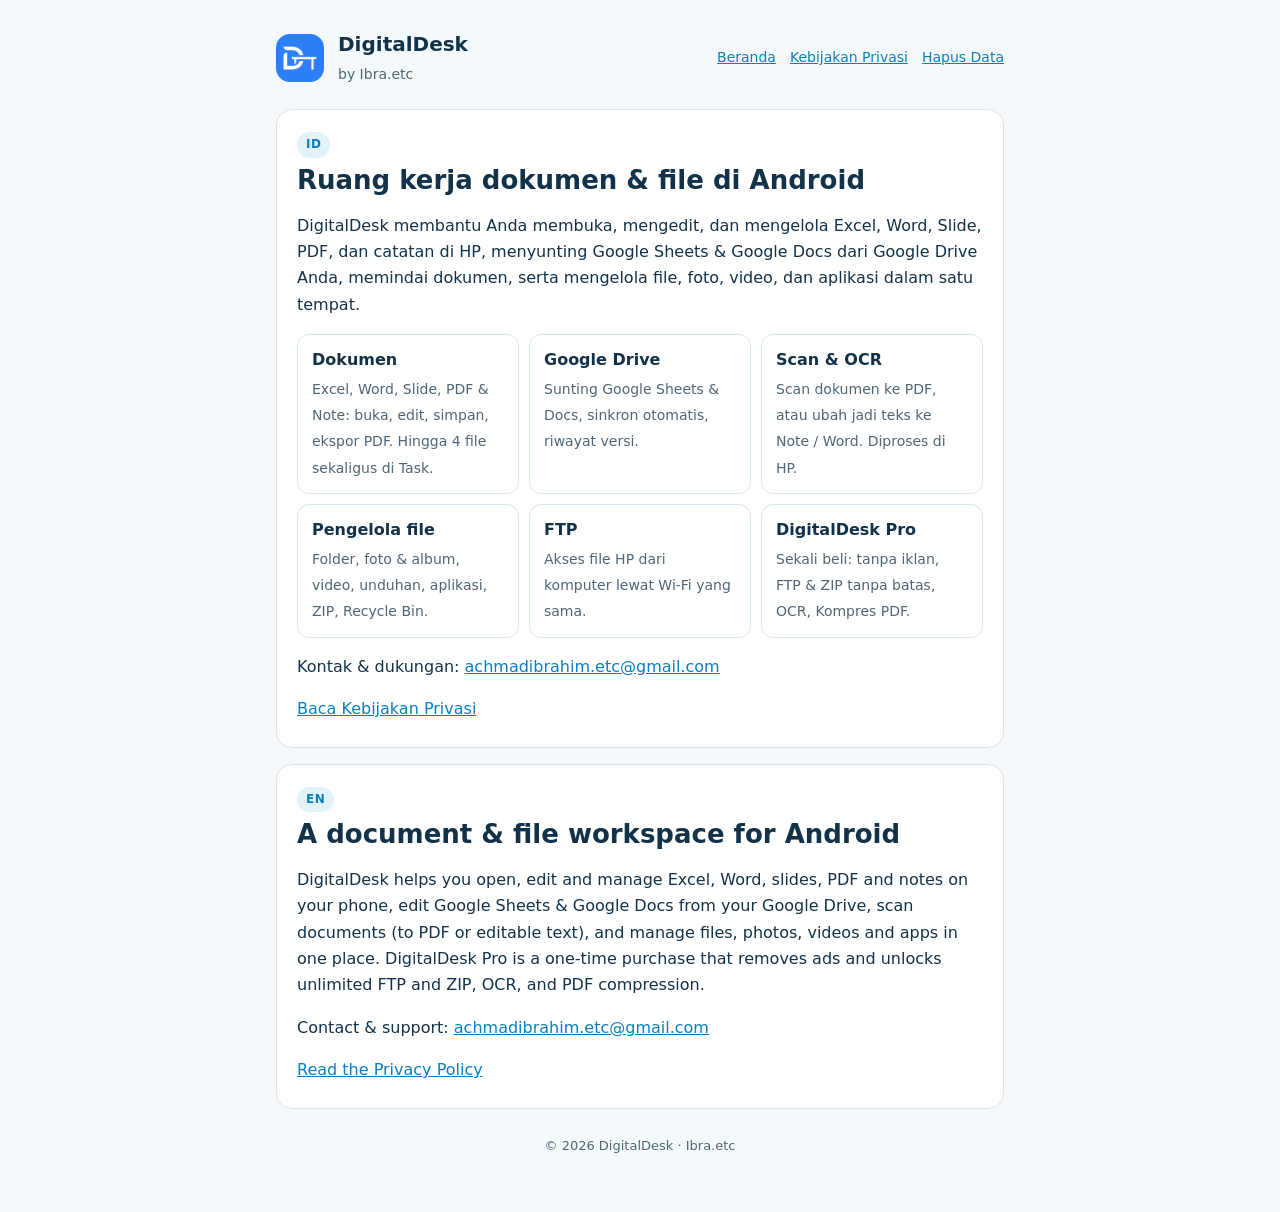
<file: index.html>
<!doctype html>
<html lang="id">
<head>
<meta charset="utf-8">
<meta name="viewport" content="width=device-width, initial-scale=1">
<title>DigitalDesk</title>
<meta name="description" content="DigitalDesk — ruang kerja Android untuk Excel, Word, Slide, PDF, catatan, Google Sheets &amp; Docs, scan dokumen, dan pengelola file.">
<link rel="icon" href="logo.png">
<link rel="stylesheet" href="style.css">
</head>
<body>
<div class="wrap">
  <header>
    <img class="logo" src="logo.png" alt="DigitalDesk" width="56" height="56" style="border-radius:14px;object-fit:cover;padding:0;background:none">
    <div><b>DigitalDesk</b><span>by Ibra.etc</span></div>
    <nav><a href="./">Beranda</a><a href="privacy.html">Kebijakan Privasi</a><a href="delete-data.html">Hapus Data</a></nav>
  </header>

  <section class="card">
    <span class="lang">ID</span>
    <h1>Ruang kerja dokumen &amp; file di Android</h1>
    <p>DigitalDesk membantu Anda membuka, mengedit, dan mengelola Excel, Word, Slide, PDF, dan catatan di HP, menyunting Google Sheets &amp; Google Docs dari Google Drive Anda, memindai dokumen, serta mengelola file, foto, video, dan aplikasi dalam satu tempat.</p>
    <div class="grid">
      <div class="feat"><b>Dokumen</b><span>Excel, Word, Slide, PDF &amp; Note: buka, edit, simpan, ekspor PDF. Hingga 4 file sekaligus di Task.</span></div>
      <div class="feat"><b>Google Drive</b><span>Sunting Google Sheets &amp; Docs, sinkron otomatis, riwayat versi.</span></div>
      <div class="feat"><b>Scan &amp; OCR</b><span>Scan dokumen ke PDF, atau ubah jadi teks ke Note / Word. Diproses di HP.</span></div>
      <div class="feat"><b>Pengelola file</b><span>Folder, foto &amp; album, video, unduhan, aplikasi, ZIP, Recycle Bin.</span></div>
      <div class="feat"><b>FTP</b><span>Akses file HP dari komputer lewat Wi-Fi yang sama.</span></div>
      <div class="feat"><b>DigitalDesk Pro</b><span>Sekali beli: tanpa iklan, FTP &amp; ZIP tanpa batas, OCR, Kompres PDF.</span></div>
    </div>
    <p>Kontak &amp; dukungan: <a href="mailto:achmadibrahim.etc@gmail.com">achmadibrahim.etc@gmail.com</a></p>
    <p><a href="privacy.html">Baca Kebijakan Privasi</a></p>
  </section>

  <section class="card">
    <span class="lang">EN</span>
    <h1>A document &amp; file workspace for Android</h1>
    <p>DigitalDesk helps you open, edit and manage Excel, Word, slides, PDF and notes on your phone, edit Google Sheets &amp; Google Docs from your Google Drive, scan documents (to PDF or editable text), and manage files, photos, videos and apps in one place. DigitalDesk Pro is a one-time purchase that removes ads and unlocks unlimited FTP and ZIP, OCR, and PDF compression.</p>
    <p>Contact &amp; support: <a href="mailto:achmadibrahim.etc@gmail.com">achmadibrahim.etc@gmail.com</a></p>
    <p><a href="privacy.html#en">Read the Privacy Policy</a></p>
  </section>

  <footer>© 2026 DigitalDesk · Ibra.etc</footer>
</div>
</body>
</html>
</file>
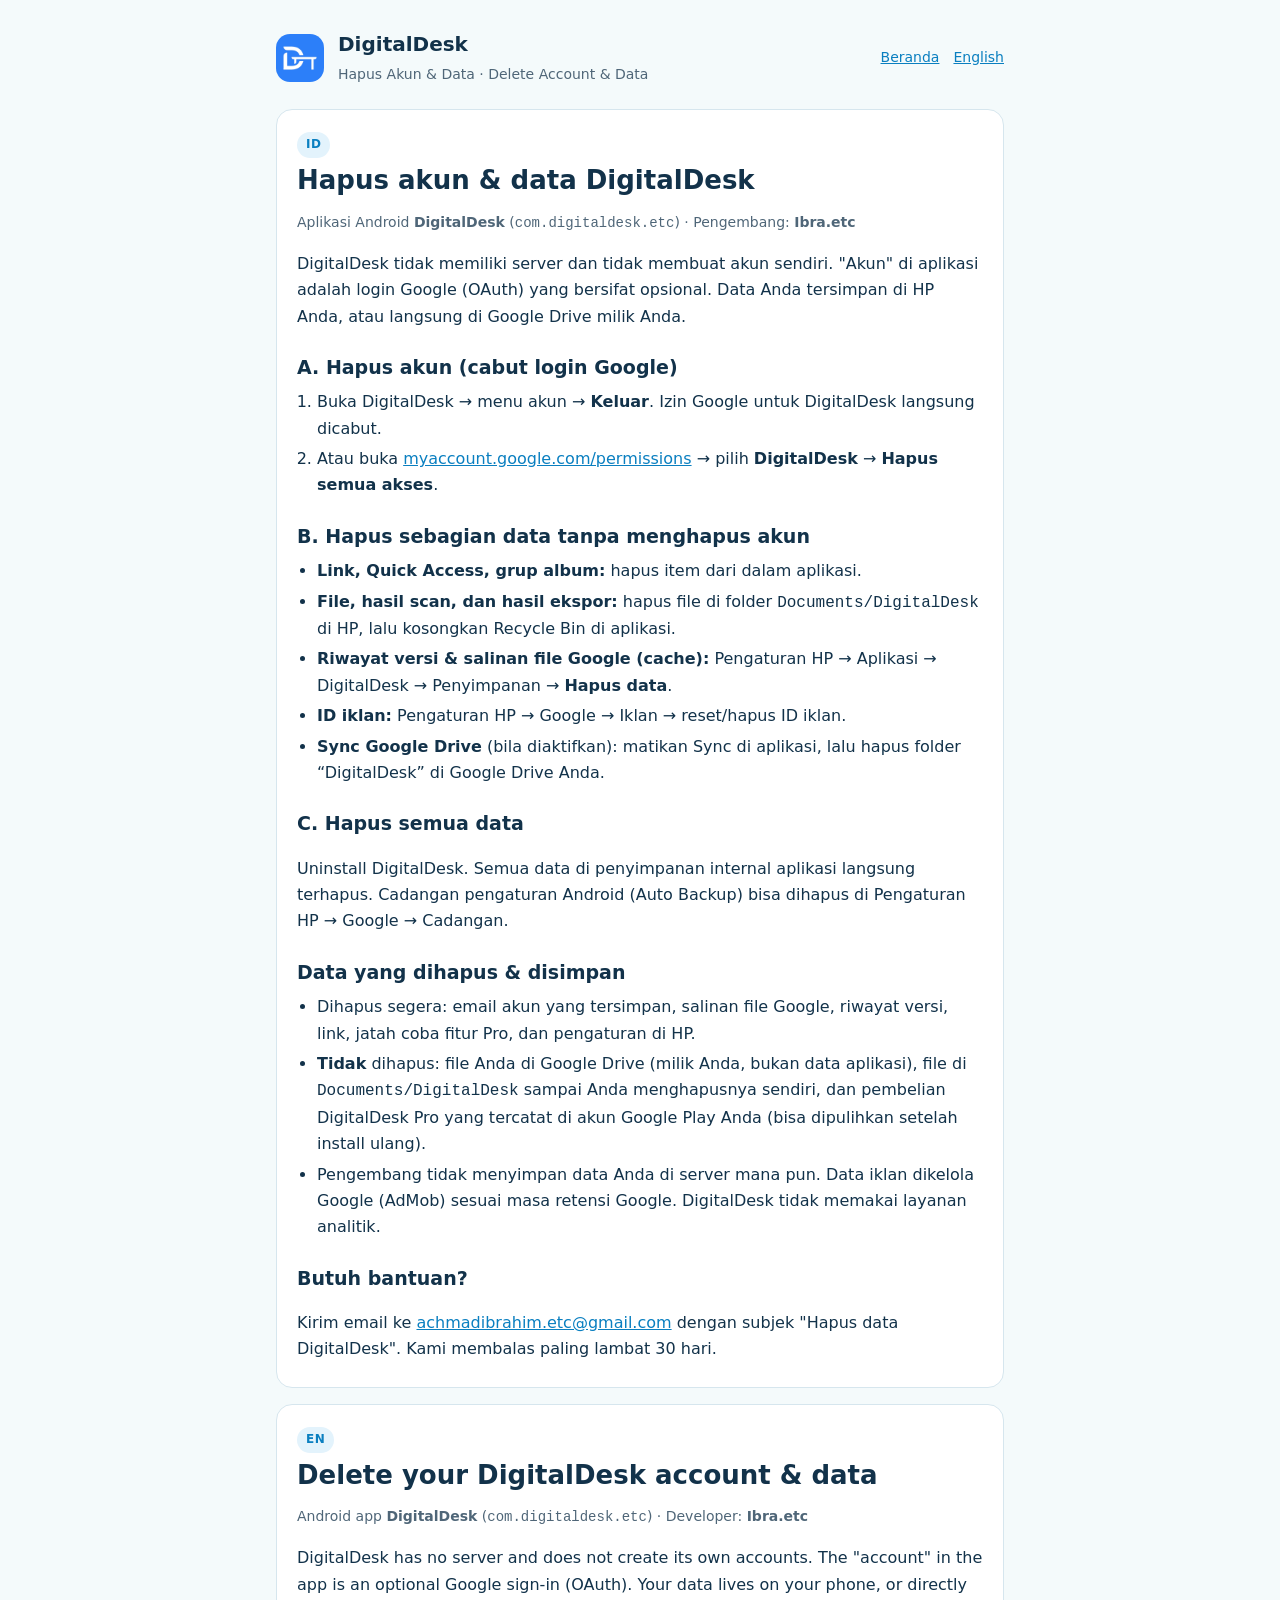
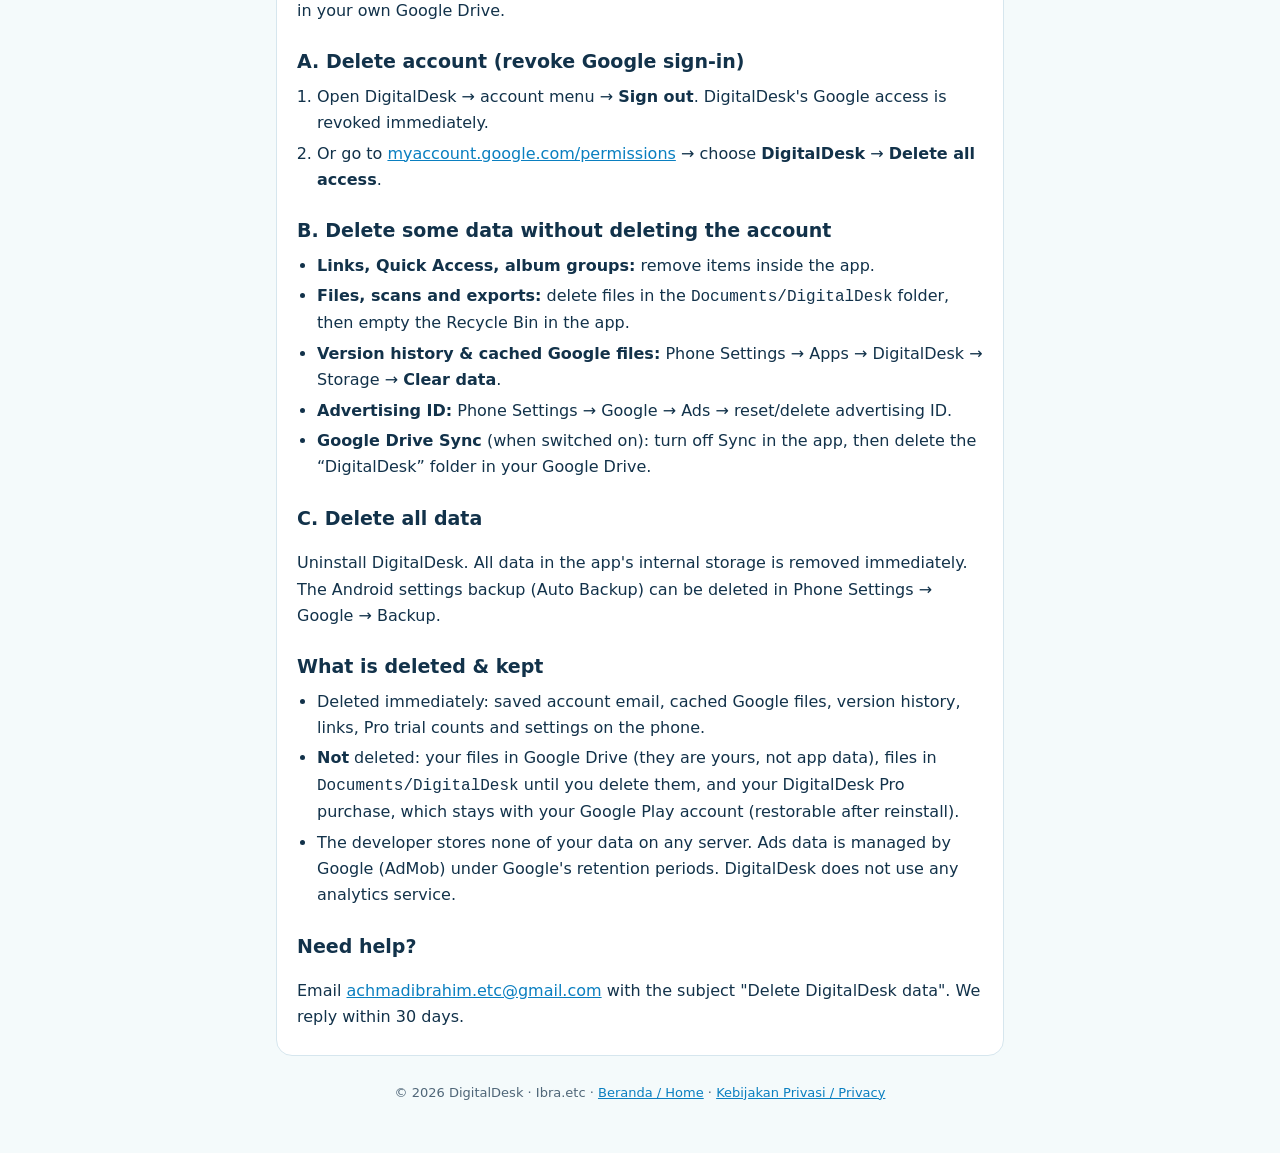
<file: delete-data.html>
<!doctype html>
<html lang="id">
<head>
<meta charset="utf-8">
<meta name="viewport" content="width=device-width, initial-scale=1">
<title>Hapus Akun &amp; Data · DigitalDesk</title>
<meta name="description" content="Cara menghapus akun dan data aplikasi Android DigitalDesk (com.digitaldesk.etc) oleh Ibra.etc.">
<link rel="icon" href="logo.png">
<link rel="stylesheet" href="style.css">
</head>
<body>
<div class="wrap">
  <header>
    <img class="logo" src="logo.png" alt="DigitalDesk" width="56" height="56" style="border-radius:14px;object-fit:cover;padding:0;background:none">
    <div><b>DigitalDesk</b><span>Hapus Akun &amp; Data · Delete Account &amp; Data</span></div>
    <nav><a href="./">Beranda</a><a href="#en">English</a></nav>
  </header>

  <!-- ===================== BAHASA INDONESIA ===================== -->
  <section class="card" id="id">
    <span class="lang">ID</span>
    <h1>Hapus akun &amp; data DigitalDesk</h1>
    <p class="muted">Aplikasi Android <b>DigitalDesk</b> (<code>com.digitaldesk.etc</code>) · Pengembang: <b>Ibra.etc</b></p>
    <p>DigitalDesk tidak memiliki server dan tidak membuat akun sendiri. "Akun" di aplikasi adalah login Google (OAuth) yang bersifat opsional. Data Anda tersimpan di HP Anda, atau langsung di Google Drive milik Anda.</p>

    <h2>A. Hapus akun (cabut login Google)</h2>
    <ol>
      <li>Buka DigitalDesk → menu akun → <b>Keluar</b>. Izin Google untuk DigitalDesk langsung dicabut.</li>
      <li>Atau buka <a href="https://myaccount.google.com/permissions">myaccount.google.com/permissions</a> → pilih <b>DigitalDesk</b> → <b>Hapus semua akses</b>.</li>
    </ol>

    <h2>B. Hapus sebagian data tanpa menghapus akun</h2>
    <ul>
      <li><b>Link, Quick Access, grup album:</b> hapus item dari dalam aplikasi.</li>
      <li><b>File, hasil scan, dan hasil ekspor:</b> hapus file di folder <code>Documents/DigitalDesk</code> di HP, lalu kosongkan Recycle Bin di aplikasi.</li>
      <li><b>Riwayat versi &amp; salinan file Google (cache):</b> Pengaturan HP → Aplikasi → DigitalDesk → Penyimpanan → <b>Hapus data</b>.</li>
      <li><b>ID iklan:</b> Pengaturan HP → Google → Iklan → reset/hapus ID iklan.</li>
      <li><b>Sync Google Drive</b> (bila diaktifkan): matikan Sync di aplikasi, lalu hapus folder “DigitalDesk” di Google Drive Anda.</li>
    </ul>

    <h2>C. Hapus semua data</h2>
    <p>Uninstall DigitalDesk. Semua data di penyimpanan internal aplikasi langsung terhapus. Cadangan pengaturan Android (Auto Backup) bisa dihapus di Pengaturan HP → Google → Cadangan.</p>

    <h2>Data yang dihapus &amp; disimpan</h2>
    <ul>
      <li>Dihapus segera: email akun yang tersimpan, salinan file Google, riwayat versi, link, jatah coba fitur Pro, dan pengaturan di HP.</li>
      <li><b>Tidak</b> dihapus: file Anda di Google Drive (milik Anda, bukan data aplikasi), file di <code>Documents/DigitalDesk</code> sampai Anda menghapusnya sendiri, dan pembelian DigitalDesk Pro yang tercatat di akun Google Play Anda (bisa dipulihkan setelah install ulang).</li>
      <li>Pengembang tidak menyimpan data Anda di server mana pun. Data iklan dikelola Google (AdMob) sesuai masa retensi Google. DigitalDesk tidak memakai layanan analitik.</li>
    </ul>

    <h2>Butuh bantuan?</h2>
    <p>Kirim email ke <a href="mailto:achmadibrahim.etc@gmail.com?subject=Hapus%20data%20DigitalDesk">achmadibrahim.etc@gmail.com</a> dengan subjek "Hapus data DigitalDesk". Kami membalas paling lambat 30 hari.</p>
  </section>

  <!-- ========================= ENGLISH ========================= -->
  <section class="card" id="en">
    <span class="lang">EN</span>
    <h1>Delete your DigitalDesk account &amp; data</h1>
    <p class="muted">Android app <b>DigitalDesk</b> (<code>com.digitaldesk.etc</code>) · Developer: <b>Ibra.etc</b></p>
    <p>DigitalDesk has no server and does not create its own accounts. The "account" in the app is an optional Google sign-in (OAuth). Your data lives on your phone, or directly in your own Google Drive.</p>

    <h2>A. Delete account (revoke Google sign-in)</h2>
    <ol>
      <li>Open DigitalDesk → account menu → <b>Sign out</b>. DigitalDesk's Google access is revoked immediately.</li>
      <li>Or go to <a href="https://myaccount.google.com/permissions">myaccount.google.com/permissions</a> → choose <b>DigitalDesk</b> → <b>Delete all access</b>.</li>
    </ol>

    <h2>B. Delete some data without deleting the account</h2>
    <ul>
      <li><b>Links, Quick Access, album groups:</b> remove items inside the app.</li>
      <li><b>Files, scans and exports:</b> delete files in the <code>Documents/DigitalDesk</code> folder, then empty the Recycle Bin in the app.</li>
      <li><b>Version history &amp; cached Google files:</b> Phone Settings → Apps → DigitalDesk → Storage → <b>Clear data</b>.</li>
      <li><b>Advertising ID:</b> Phone Settings → Google → Ads → reset/delete advertising ID.</li>
      <li><b>Google Drive Sync</b> (when switched on): turn off Sync in the app, then delete the “DigitalDesk” folder in your Google Drive.</li>
    </ul>

    <h2>C. Delete all data</h2>
    <p>Uninstall DigitalDesk. All data in the app's internal storage is removed immediately. The Android settings backup (Auto Backup) can be deleted in Phone Settings → Google → Backup.</p>

    <h2>What is deleted &amp; kept</h2>
    <ul>
      <li>Deleted immediately: saved account email, cached Google files, version history, links, Pro trial counts and settings on the phone.</li>
      <li><b>Not</b> deleted: your files in Google Drive (they are yours, not app data), files in <code>Documents/DigitalDesk</code> until you delete them, and your DigitalDesk Pro purchase, which stays with your Google Play account (restorable after reinstall).</li>
      <li>The developer stores none of your data on any server. Ads data is managed by Google (AdMob) under Google's retention periods. DigitalDesk does not use any analytics service.</li>
    </ul>

    <h2>Need help?</h2>
    <p>Email <a href="mailto:achmadibrahim.etc@gmail.com?subject=Delete%20DigitalDesk%20data">achmadibrahim.etc@gmail.com</a> with the subject "Delete DigitalDesk data". We reply within 30 days.</p>
  </section>

  <footer>© 2026 DigitalDesk · Ibra.etc · <a href="./">Beranda / Home</a> · <a href="privacy.html">Kebijakan Privasi / Privacy</a></footer>
</div>
</body>
</html>
</file>
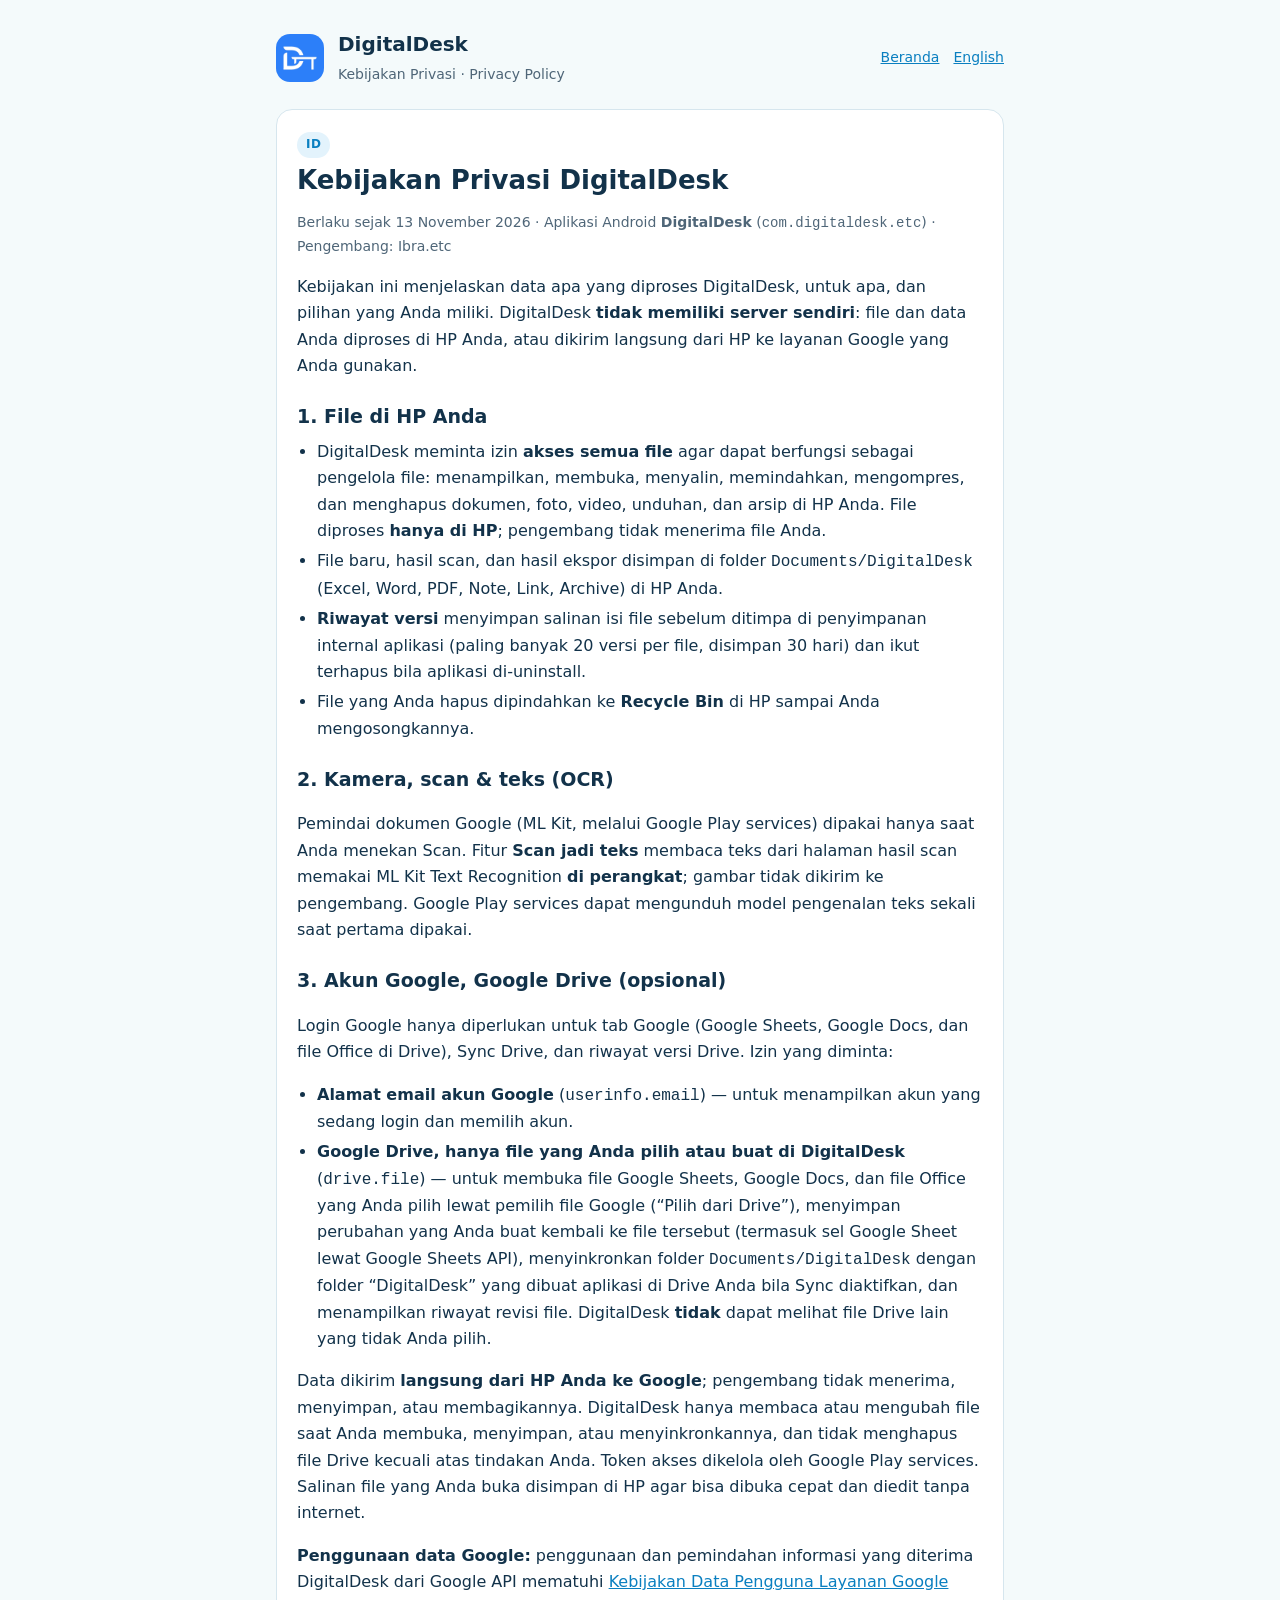
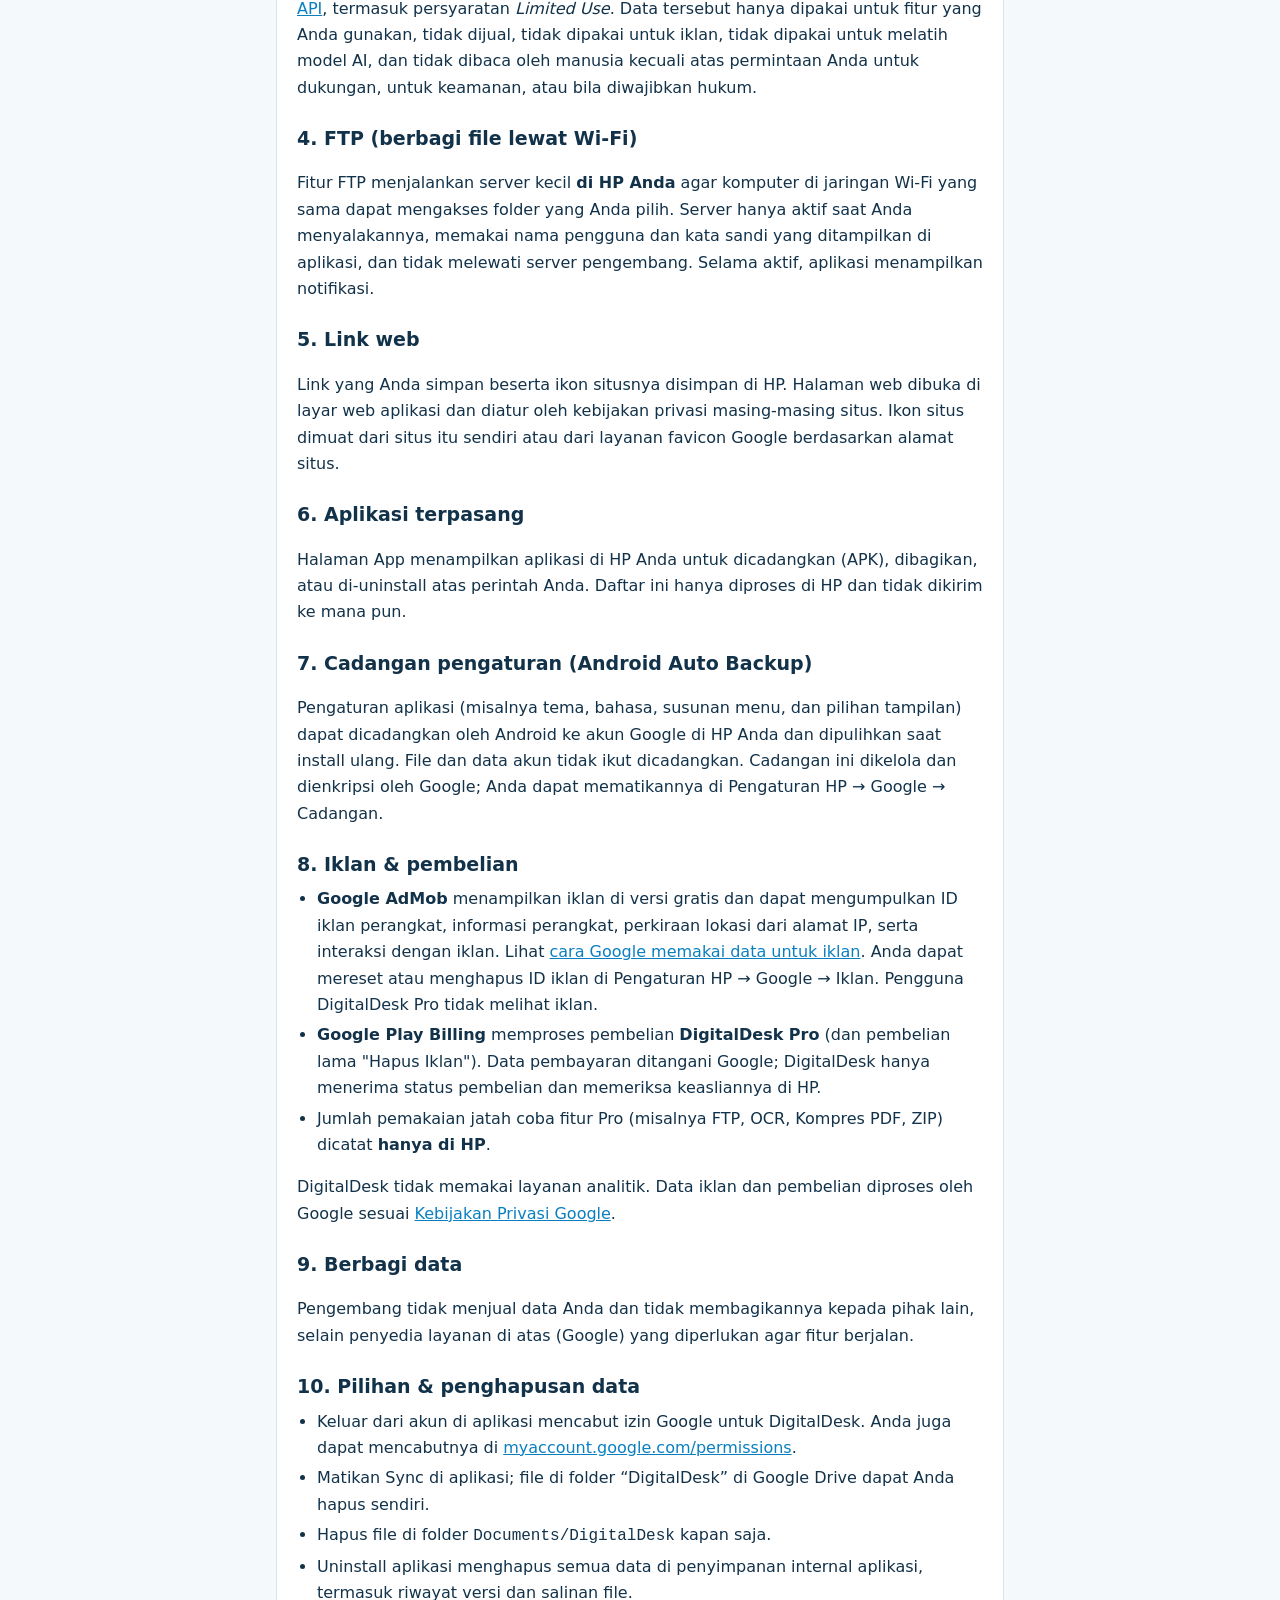
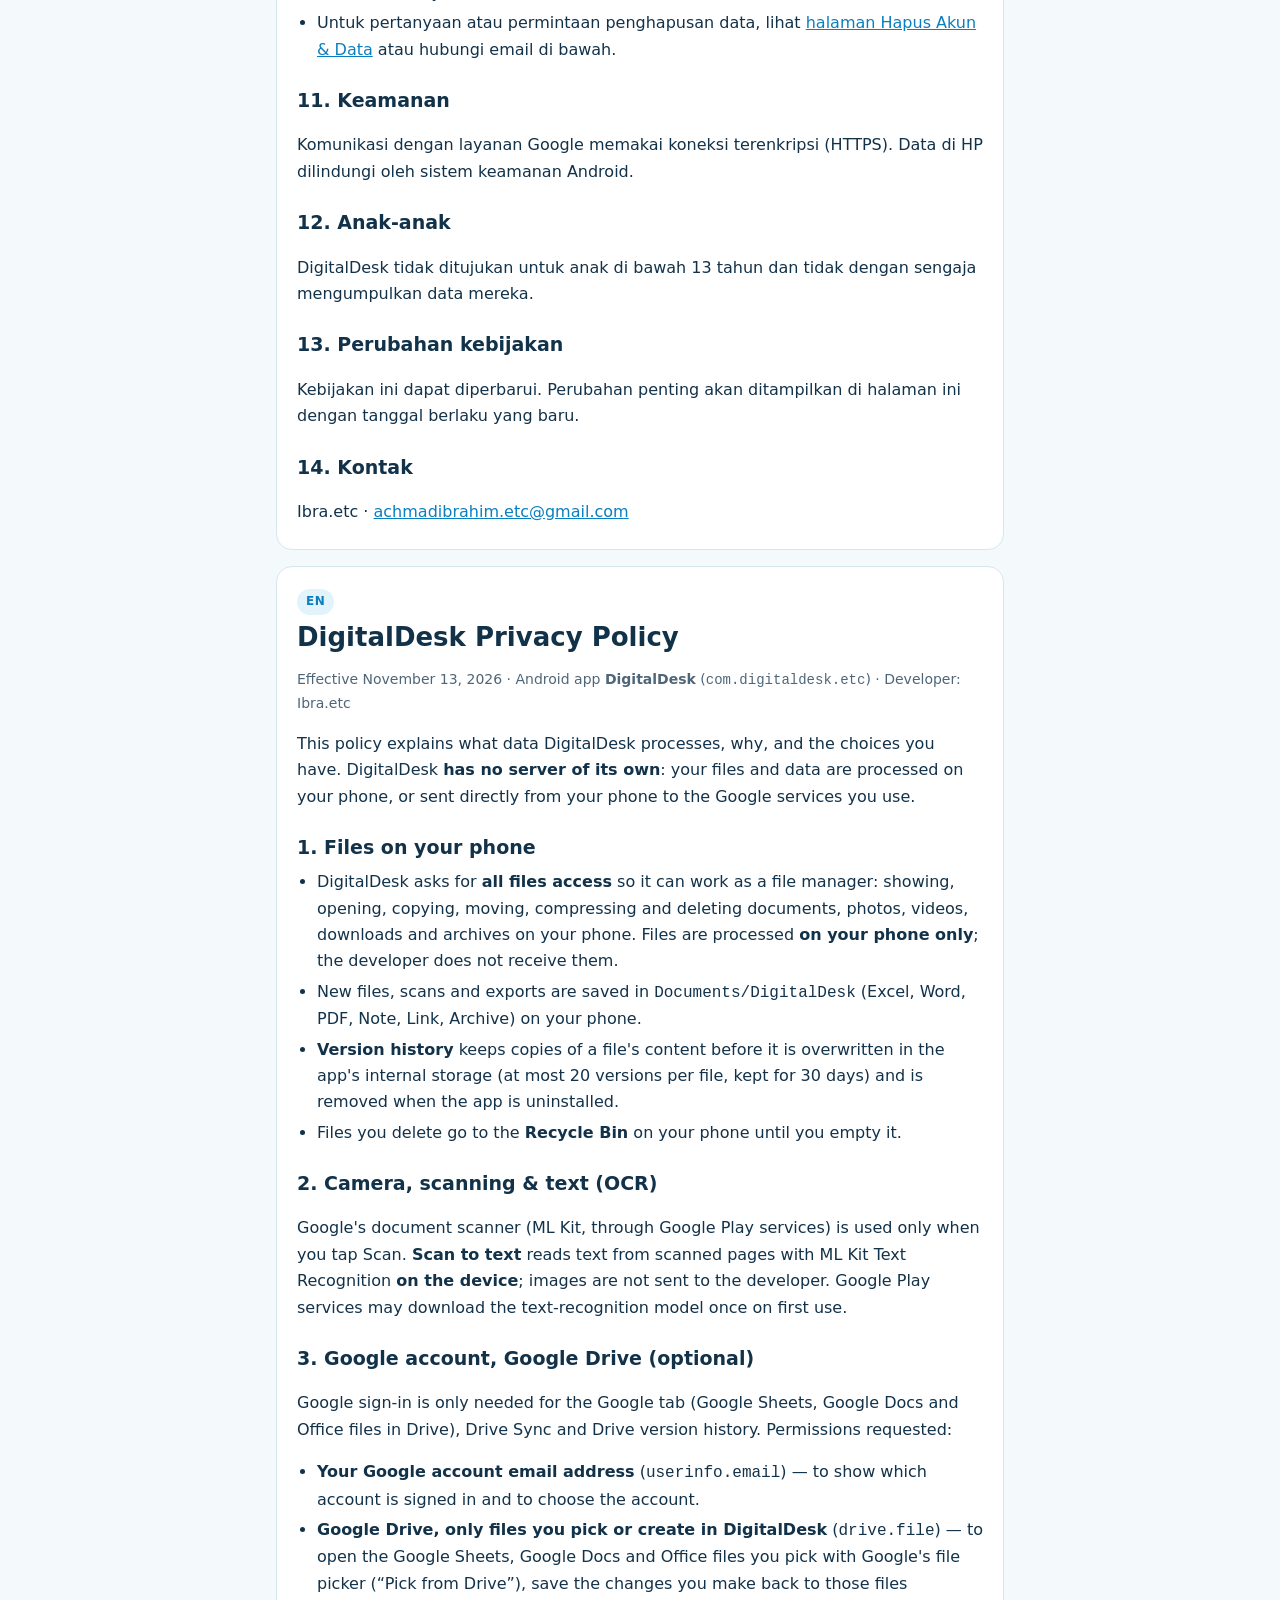
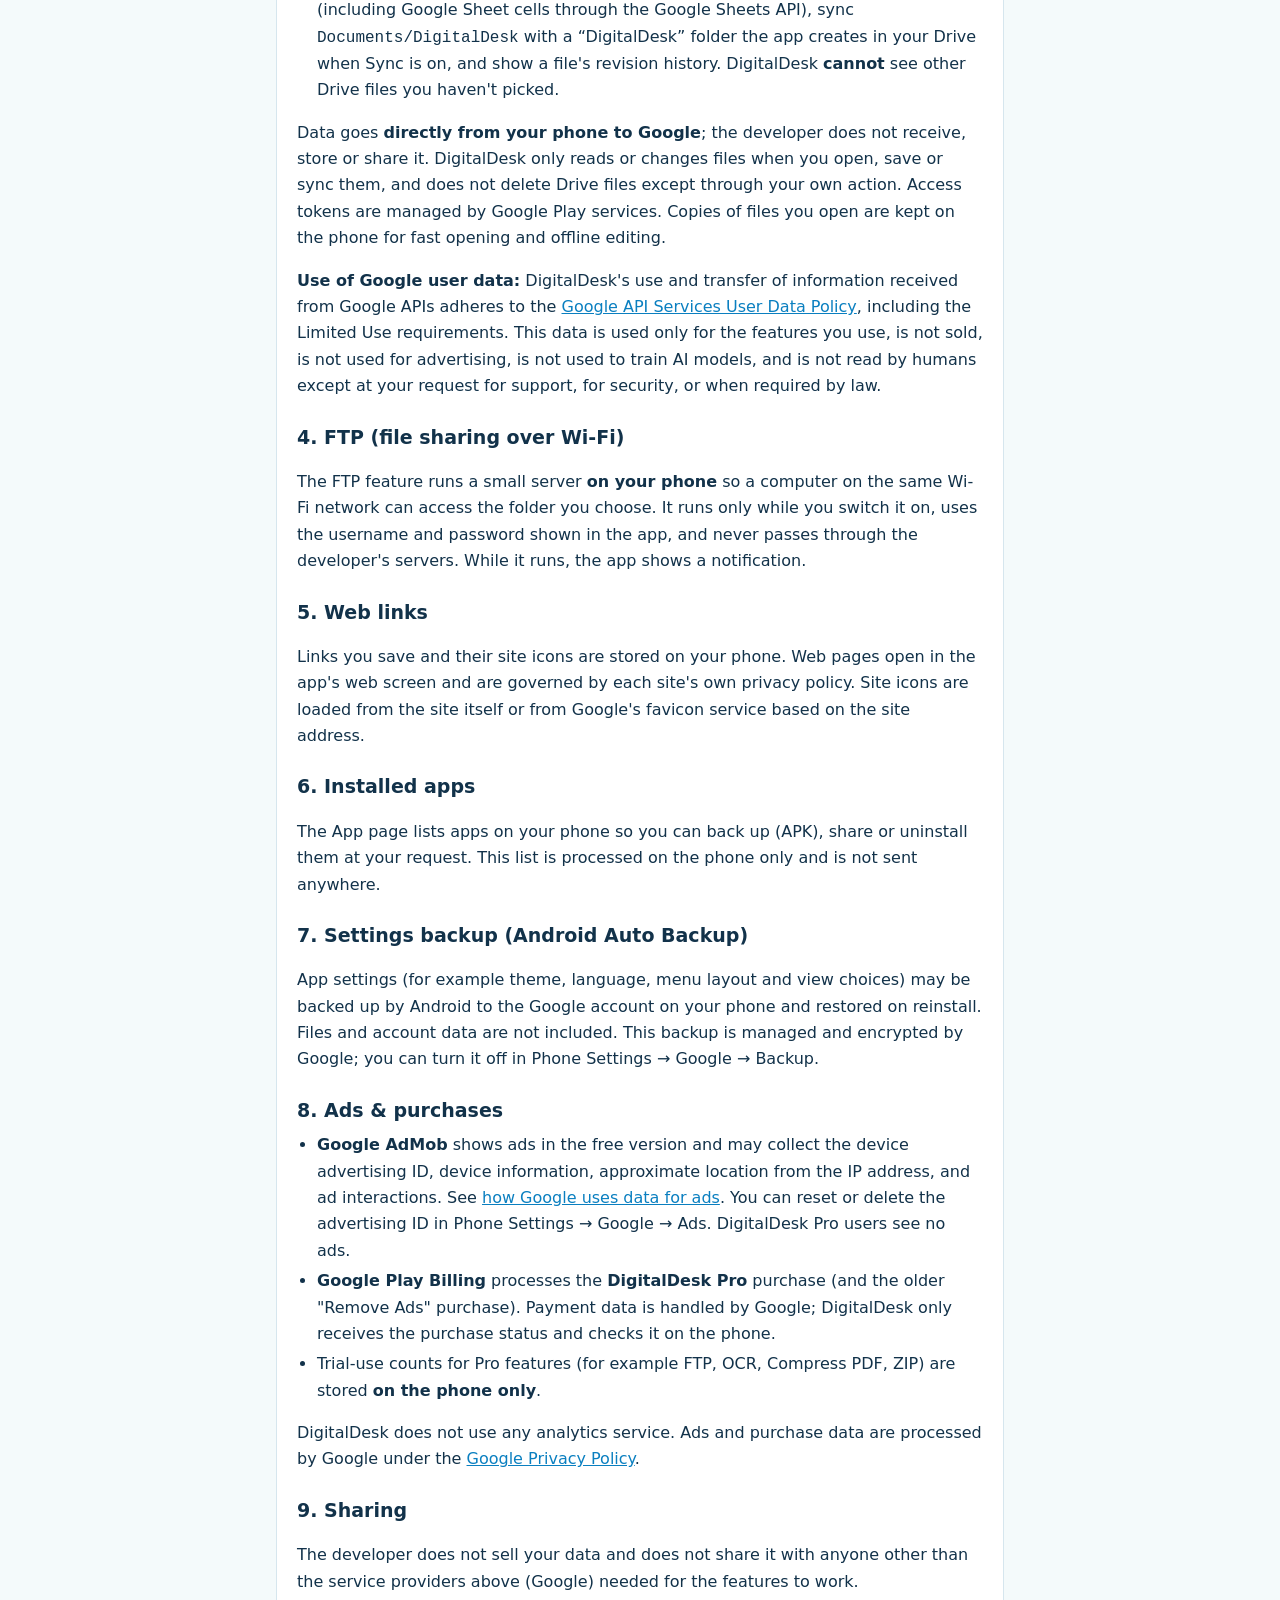
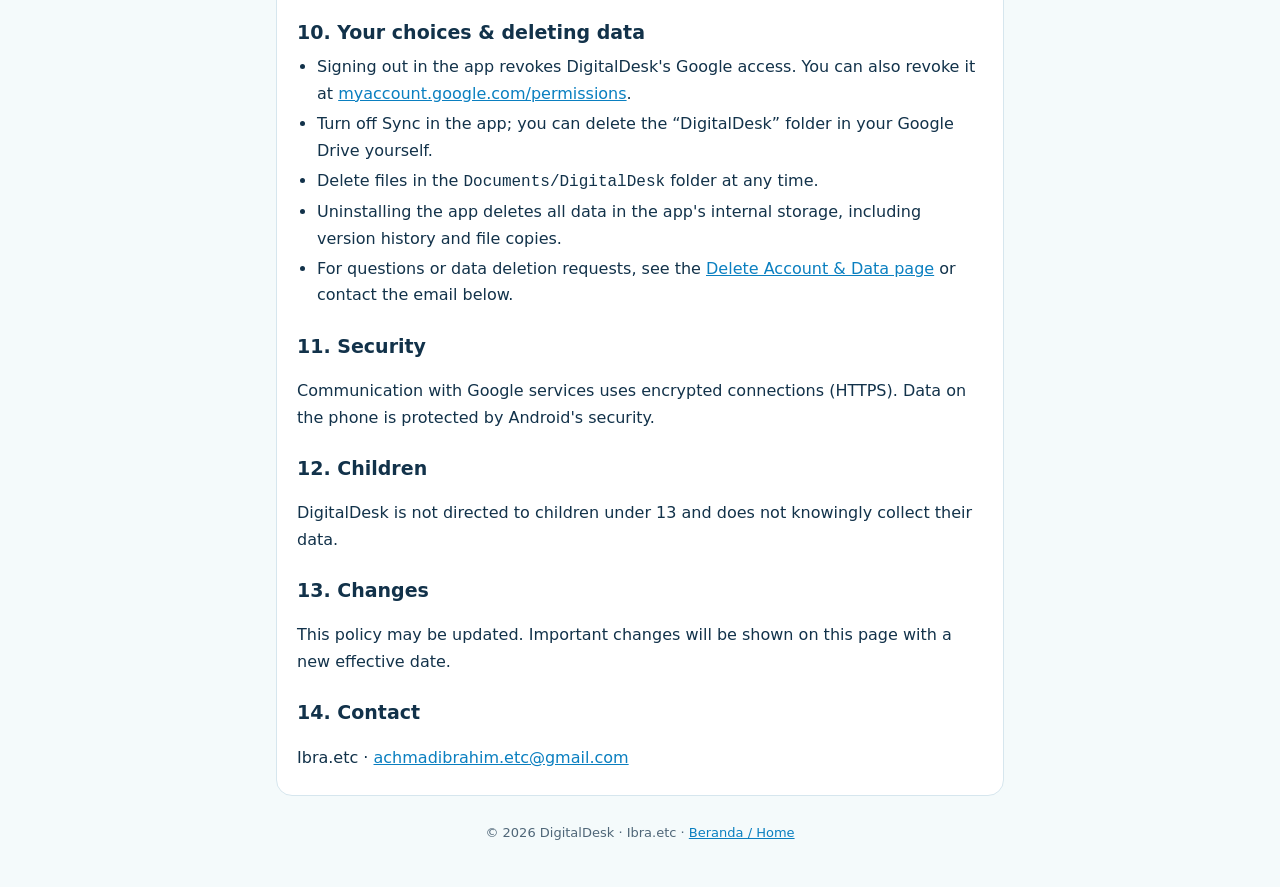
<file: privacy.html>
<!doctype html>
<html lang="id">
<head>
<meta charset="utf-8">
<meta name="viewport" content="width=device-width, initial-scale=1">
<title>Kebijakan Privasi · DigitalDesk</title>
<meta name="description" content="Kebijakan Privasi aplikasi Android DigitalDesk (com.digitaldesk.etc).">
<link rel="icon" href="logo.png">
<link rel="stylesheet" href="style.css">
</head>
<body>
<div class="wrap">
  <header>
    <img class="logo" src="logo.png" alt="DigitalDesk" width="56" height="56" style="border-radius:14px;object-fit:cover;padding:0;background:none">
    <div><b>DigitalDesk</b><span>Kebijakan Privasi · Privacy Policy</span></div>
    <nav><a href="./">Beranda</a><a href="#en">English</a></nav>
  </header>

  <!-- ===================== BAHASA INDONESIA ===================== -->
  <section class="card" id="id">
    <span class="lang">ID</span>
    <h1>Kebijakan Privasi DigitalDesk</h1>
    <p class="muted">Berlaku sejak 13 November 2026 · Aplikasi Android <b>DigitalDesk</b> (<code>com.digitaldesk.etc</code>) · Pengembang: Ibra.etc</p>
    <p>Kebijakan ini menjelaskan data apa yang diproses DigitalDesk, untuk apa, dan pilihan yang Anda miliki. DigitalDesk <b>tidak memiliki server sendiri</b>: file dan data Anda diproses di HP Anda, atau dikirim langsung dari HP ke layanan Google yang Anda gunakan.</p>

    <h2>1. File di HP Anda</h2>
    <ul>
      <li>DigitalDesk meminta izin <b>akses semua file</b> agar dapat berfungsi sebagai pengelola file: menampilkan, membuka, menyalin, memindahkan, mengompres, dan menghapus dokumen, foto, video, unduhan, dan arsip di HP Anda. File diproses <b>hanya di HP</b>; pengembang tidak menerima file Anda.</li>
      <li>File baru, hasil scan, dan hasil ekspor disimpan di folder <code>Documents/DigitalDesk</code> (Excel, Word, PDF, Note, Link, Archive) di HP Anda.</li>
      <li><b>Riwayat versi</b> menyimpan salinan isi file sebelum ditimpa di penyimpanan internal aplikasi (paling banyak 20 versi per file, disimpan 30 hari) dan ikut terhapus bila aplikasi di-uninstall.</li>
      <li>File yang Anda hapus dipindahkan ke <b>Recycle Bin</b> di HP sampai Anda mengosongkannya.</li>
    </ul>

    <h2>2. Kamera, scan &amp; teks (OCR)</h2>
    <p>Pemindai dokumen Google (ML Kit, melalui Google Play services) dipakai hanya saat Anda menekan Scan. Fitur <b>Scan jadi teks</b> membaca teks dari halaman hasil scan memakai ML Kit Text Recognition <b>di perangkat</b>; gambar tidak dikirim ke pengembang. Google Play services dapat mengunduh model pengenalan teks sekali saat pertama dipakai.</p>

    <h2>3. Akun Google, Google Drive (opsional)</h2>
    <p>Login Google hanya diperlukan untuk tab Google (Google Sheets, Google Docs, dan file Office di Drive), Sync Drive, dan riwayat versi Drive. Izin yang diminta:</p>
    <ul>
      <li><b>Alamat email akun Google</b> (<code>userinfo.email</code>) — untuk menampilkan akun yang sedang login dan memilih akun.</li>
      <li><b>Google Drive, hanya file yang Anda pilih atau buat di DigitalDesk</b> (<code>drive.file</code>) — untuk membuka file Google Sheets, Google Docs, dan file Office yang Anda pilih lewat pemilih file Google (“Pilih dari Drive”), menyimpan perubahan yang Anda buat kembali ke file tersebut (termasuk sel Google Sheet lewat Google Sheets API), menyinkronkan folder <code>Documents/DigitalDesk</code> dengan folder “DigitalDesk” yang dibuat aplikasi di Drive Anda bila Sync diaktifkan, dan menampilkan riwayat revisi file. DigitalDesk <b>tidak</b> dapat melihat file Drive lain yang tidak Anda pilih.</li>
    </ul>
    <p>Data dikirim <b>langsung dari HP Anda ke Google</b>; pengembang tidak menerima, menyimpan, atau membagikannya. DigitalDesk hanya membaca atau mengubah file saat Anda membuka, menyimpan, atau menyinkronkannya, dan tidak menghapus file Drive kecuali atas tindakan Anda. Token akses dikelola oleh Google Play services. Salinan file yang Anda buka disimpan di HP agar bisa dibuka cepat dan diedit tanpa internet.</p>
    <p><b>Penggunaan data Google:</b> penggunaan dan pemindahan informasi yang diterima DigitalDesk dari Google API mematuhi <a href="https://developers.google.com/terms/api-services-user-data-policy">Kebijakan Data Pengguna Layanan Google API</a>, termasuk persyaratan <i>Limited Use</i>. Data tersebut hanya dipakai untuk fitur yang Anda gunakan, tidak dijual, tidak dipakai untuk iklan, tidak dipakai untuk melatih model AI, dan tidak dibaca oleh manusia kecuali atas permintaan Anda untuk dukungan, untuk keamanan, atau bila diwajibkan hukum.</p>

    <h2>4. FTP (berbagi file lewat Wi-Fi)</h2>
    <p>Fitur FTP menjalankan server kecil <b>di HP Anda</b> agar komputer di jaringan Wi-Fi yang sama dapat mengakses folder yang Anda pilih. Server hanya aktif saat Anda menyalakannya, memakai nama pengguna dan kata sandi yang ditampilkan di aplikasi, dan tidak melewati server pengembang. Selama aktif, aplikasi menampilkan notifikasi.</p>

    <h2>5. Link web</h2>
    <p>Link yang Anda simpan beserta ikon situsnya disimpan di HP. Halaman web dibuka di layar web aplikasi dan diatur oleh kebijakan privasi masing-masing situs. Ikon situs dimuat dari situs itu sendiri atau dari layanan favicon Google berdasarkan alamat situs.</p>

    <h2>6. Aplikasi terpasang</h2>
    <p>Halaman App menampilkan aplikasi di HP Anda untuk dicadangkan (APK), dibagikan, atau di-uninstall atas perintah Anda. Daftar ini hanya diproses di HP dan tidak dikirim ke mana pun.</p>

    <h2>7. Cadangan pengaturan (Android Auto Backup)</h2>
    <p>Pengaturan aplikasi (misalnya tema, bahasa, susunan menu, dan pilihan tampilan) dapat dicadangkan oleh Android ke akun Google di HP Anda dan dipulihkan saat install ulang. File dan data akun tidak ikut dicadangkan. Cadangan ini dikelola dan dienkripsi oleh Google; Anda dapat mematikannya di Pengaturan HP → Google → Cadangan.</p>

    <h2>8. Iklan &amp; pembelian</h2>
    <ul>
      <li><b>Google AdMob</b> menampilkan iklan di versi gratis dan dapat mengumpulkan ID iklan perangkat, informasi perangkat, perkiraan lokasi dari alamat IP, serta interaksi dengan iklan. Lihat <a href="https://policies.google.com/technologies/ads">cara Google memakai data untuk iklan</a>. Anda dapat mereset atau menghapus ID iklan di Pengaturan HP → Google → Iklan. Pengguna DigitalDesk Pro tidak melihat iklan.</li>
      <li><b>Google Play Billing</b> memproses pembelian <b>DigitalDesk Pro</b> (dan pembelian lama "Hapus Iklan"). Data pembayaran ditangani Google; DigitalDesk hanya menerima status pembelian dan memeriksa keasliannya di HP.</li>
      <li>Jumlah pemakaian jatah coba fitur Pro (misalnya FTP, OCR, Kompres PDF, ZIP) dicatat <b>hanya di HP</b>.</li>
    </ul>
    <p>DigitalDesk tidak memakai layanan analitik. Data iklan dan pembelian diproses oleh Google sesuai <a href="https://policies.google.com/privacy">Kebijakan Privasi Google</a>.</p>

    <h2>9. Berbagi data</h2>
    <p>Pengembang tidak menjual data Anda dan tidak membagikannya kepada pihak lain, selain penyedia layanan di atas (Google) yang diperlukan agar fitur berjalan.</p>

    <h2>10. Pilihan &amp; penghapusan data</h2>
    <ul>
      <li>Keluar dari akun di aplikasi mencabut izin Google untuk DigitalDesk. Anda juga dapat mencabutnya di <a href="https://myaccount.google.com/permissions">myaccount.google.com/permissions</a>.</li>
      <li>Matikan Sync di aplikasi; file di folder “DigitalDesk” di Google Drive dapat Anda hapus sendiri.</li>
      <li>Hapus file di folder <code>Documents/DigitalDesk</code> kapan saja.</li>
      <li>Uninstall aplikasi menghapus semua data di penyimpanan internal aplikasi, termasuk riwayat versi dan salinan file.</li>
      <li>Untuk pertanyaan atau permintaan penghapusan data, lihat <a href="delete-data.html">halaman Hapus Akun &amp; Data</a> atau hubungi email di bawah.</li>
    </ul>

    <h2>11. Keamanan</h2>
    <p>Komunikasi dengan layanan Google memakai koneksi terenkripsi (HTTPS). Data di HP dilindungi oleh sistem keamanan Android.</p>

    <h2>12. Anak-anak</h2>
    <p>DigitalDesk tidak ditujukan untuk anak di bawah 13 tahun dan tidak dengan sengaja mengumpulkan data mereka.</p>

    <h2>13. Perubahan kebijakan</h2>
    <p>Kebijakan ini dapat diperbarui. Perubahan penting akan ditampilkan di halaman ini dengan tanggal berlaku yang baru.</p>

    <h2>14. Kontak</h2>
    <p>Ibra.etc · <a href="mailto:achmadibrahim.etc@gmail.com">achmadibrahim.etc@gmail.com</a></p>
  </section>

  <!-- ========================= ENGLISH ========================= -->
  <section class="card" id="en">
    <span class="lang">EN</span>
    <h1>DigitalDesk Privacy Policy</h1>
    <p class="muted">Effective November 13, 2026 · Android app <b>DigitalDesk</b> (<code>com.digitaldesk.etc</code>) · Developer: Ibra.etc</p>
    <p>This policy explains what data DigitalDesk processes, why, and the choices you have. DigitalDesk <b>has no server of its own</b>: your files and data are processed on your phone, or sent directly from your phone to the Google services you use.</p>

    <h2>1. Files on your phone</h2>
    <ul>
      <li>DigitalDesk asks for <b>all files access</b> so it can work as a file manager: showing, opening, copying, moving, compressing and deleting documents, photos, videos, downloads and archives on your phone. Files are processed <b>on your phone only</b>; the developer does not receive them.</li>
      <li>New files, scans and exports are saved in <code>Documents/DigitalDesk</code> (Excel, Word, PDF, Note, Link, Archive) on your phone.</li>
      <li><b>Version history</b> keeps copies of a file's content before it is overwritten in the app's internal storage (at most 20 versions per file, kept for 30 days) and is removed when the app is uninstalled.</li>
      <li>Files you delete go to the <b>Recycle Bin</b> on your phone until you empty it.</li>
    </ul>

    <h2>2. Camera, scanning &amp; text (OCR)</h2>
    <p>Google's document scanner (ML Kit, through Google Play services) is used only when you tap Scan. <b>Scan to text</b> reads text from scanned pages with ML Kit Text Recognition <b>on the device</b>; images are not sent to the developer. Google Play services may download the text-recognition model once on first use.</p>

    <h2>3. Google account, Google Drive (optional)</h2>
    <p>Google sign-in is only needed for the Google tab (Google Sheets, Google Docs and Office files in Drive), Drive Sync and Drive version history. Permissions requested:</p>
    <ul>
      <li><b>Your Google account email address</b> (<code>userinfo.email</code>) — to show which account is signed in and to choose the account.</li>
      <li><b>Google Drive, only files you pick or create in DigitalDesk</b> (<code>drive.file</code>) — to open the Google Sheets, Google Docs and Office files you pick with Google's file picker (“Pick from Drive”), save the changes you make back to those files (including Google Sheet cells through the Google Sheets API), sync <code>Documents/DigitalDesk</code> with a “DigitalDesk” folder the app creates in your Drive when Sync is on, and show a file's revision history. DigitalDesk <b>cannot</b> see other Drive files you haven't picked.</li>
    </ul>
    <p>Data goes <b>directly from your phone to Google</b>; the developer does not receive, store or share it. DigitalDesk only reads or changes files when you open, save or sync them, and does not delete Drive files except through your own action. Access tokens are managed by Google Play services. Copies of files you open are kept on the phone for fast opening and offline editing.</p>
    <p><b>Use of Google user data:</b> DigitalDesk's use and transfer of information received from Google APIs adheres to the <a href="https://developers.google.com/terms/api-services-user-data-policy">Google API Services User Data Policy</a>, including the Limited Use requirements. This data is used only for the features you use, is not sold, is not used for advertising, is not used to train AI models, and is not read by humans except at your request for support, for security, or when required by law.</p>

    <h2>4. FTP (file sharing over Wi-Fi)</h2>
    <p>The FTP feature runs a small server <b>on your phone</b> so a computer on the same Wi-Fi network can access the folder you choose. It runs only while you switch it on, uses the username and password shown in the app, and never passes through the developer's servers. While it runs, the app shows a notification.</p>

    <h2>5. Web links</h2>
    <p>Links you save and their site icons are stored on your phone. Web pages open in the app's web screen and are governed by each site's own privacy policy. Site icons are loaded from the site itself or from Google's favicon service based on the site address.</p>

    <h2>6. Installed apps</h2>
    <p>The App page lists apps on your phone so you can back up (APK), share or uninstall them at your request. This list is processed on the phone only and is not sent anywhere.</p>

    <h2>7. Settings backup (Android Auto Backup)</h2>
    <p>App settings (for example theme, language, menu layout and view choices) may be backed up by Android to the Google account on your phone and restored on reinstall. Files and account data are not included. This backup is managed and encrypted by Google; you can turn it off in Phone Settings → Google → Backup.</p>

    <h2>8. Ads &amp; purchases</h2>
    <ul>
      <li><b>Google AdMob</b> shows ads in the free version and may collect the device advertising ID, device information, approximate location from the IP address, and ad interactions. See <a href="https://policies.google.com/technologies/ads">how Google uses data for ads</a>. You can reset or delete the advertising ID in Phone Settings → Google → Ads. DigitalDesk Pro users see no ads.</li>
      <li><b>Google Play Billing</b> processes the <b>DigitalDesk Pro</b> purchase (and the older "Remove Ads" purchase). Payment data is handled by Google; DigitalDesk only receives the purchase status and checks it on the phone.</li>
      <li>Trial-use counts for Pro features (for example FTP, OCR, Compress PDF, ZIP) are stored <b>on the phone only</b>.</li>
    </ul>
    <p>DigitalDesk does not use any analytics service. Ads and purchase data are processed by Google under the <a href="https://policies.google.com/privacy">Google Privacy Policy</a>.</p>

    <h2>9. Sharing</h2>
    <p>The developer does not sell your data and does not share it with anyone other than the service providers above (Google) needed for the features to work.</p>

    <h2>10. Your choices &amp; deleting data</h2>
    <ul>
      <li>Signing out in the app revokes DigitalDesk's Google access. You can also revoke it at <a href="https://myaccount.google.com/permissions">myaccount.google.com/permissions</a>.</li>
      <li>Turn off Sync in the app; you can delete the “DigitalDesk” folder in your Google Drive yourself.</li>
      <li>Delete files in the <code>Documents/DigitalDesk</code> folder at any time.</li>
      <li>Uninstalling the app deletes all data in the app's internal storage, including version history and file copies.</li>
      <li>For questions or data deletion requests, see the <a href="delete-data.html">Delete Account &amp; Data page</a> or contact the email below.</li>
    </ul>

    <h2>11. Security</h2>
    <p>Communication with Google services uses encrypted connections (HTTPS). Data on the phone is protected by Android's security.</p>

    <h2>12. Children</h2>
    <p>DigitalDesk is not directed to children under 13 and does not knowingly collect their data.</p>

    <h2>13. Changes</h2>
    <p>This policy may be updated. Important changes will be shown on this page with a new effective date.</p>

    <h2>14. Contact</h2>
    <p>Ibra.etc · <a href="mailto:achmadibrahim.etc@gmail.com">achmadibrahim.etc@gmail.com</a></p>
  </section>

  <footer>© 2026 DigitalDesk · Ibra.etc · <a href="./">Beranda / Home</a></footer>
</div>
</body>
</html>
</file>
<file: style.css>
:root{
  --bg:#F4FAFB; --card:#FFFFFF; --ink:#12324A; --soft:#4F6678; --line:#D6E6EE;
  --accent:#0A7FC0; --accent-soft:#E3F3FC;
}
@media (prefers-color-scheme: dark){
  :root{ --bg:#0B0F12; --card:#141A1F; --ink:#E4EEF3; --soft:#9DB1BE; --line:#26313A; --accent:#5EC3F2; --accent-soft:#0F2A38; }
}
*{ box-sizing:border-box; }
html{ -webkit-text-size-adjust:100%; }
body{ margin:0; background:var(--bg); color:var(--ink); font:16px/1.65 system-ui,-apple-system,"Segoe UI",Roboto,"Noto Sans",sans-serif; }
a{ color:var(--accent); }
.wrap{ max-width:760px; margin:0 auto; padding:28px 16px 56px; }
header{ display:flex; align-items:center; gap:14px; margin-bottom:22px; }
.logo{ width:48px; height:48px; border-radius:12px; background:linear-gradient(135deg,#2D7FF9,#0A7FC0); display:grid; place-items:center; color:#fff; font-weight:800; font-size:20px; flex:0 0 auto; }
header b{ font-size:20px; display:block; }
header span{ color:var(--soft); font-size:14px; }
nav{ margin-left:auto; display:flex; gap:14px; font-size:14px; }
.card{ background:var(--card); border:1px solid var(--line); border-radius:16px; padding:20px 20px 8px; margin:0 0 16px; }
h1{ font-size:26px; line-height:1.25; margin:0 0 6px; }
h2{ font-size:19px; margin:22px 0 6px; }
h3{ font-size:16px; margin:16px 0 4px; }
p, li{ color:var(--ink); }
.muted{ color:var(--soft); font-size:14px; }
ul, ol{ padding-left:20px; margin:6px 0 12px; }
li{ margin:4px 0; }
.lang{ display:inline-block; font-size:12px; font-weight:700; letter-spacing:.04em; color:var(--accent); background:var(--accent-soft); padding:3px 9px; border-radius:999px; margin-bottom:6px; }
.grid{ display:grid; grid-template-columns:repeat(auto-fit,minmax(200px,1fr)); gap:10px; margin:10px 0 14px; }
.feat{ border:1px solid var(--line); border-radius:12px; padding:12px 14px; }
.feat b{ display:block; margin-bottom:2px; }
.feat span{ color:var(--soft); font-size:14px; }
footer{ color:var(--soft); font-size:13px; margin-top:26px; text-align:center; }
@media (max-width:520px){ nav{ display:none; } h1{ font-size:22px; } }
</file>
